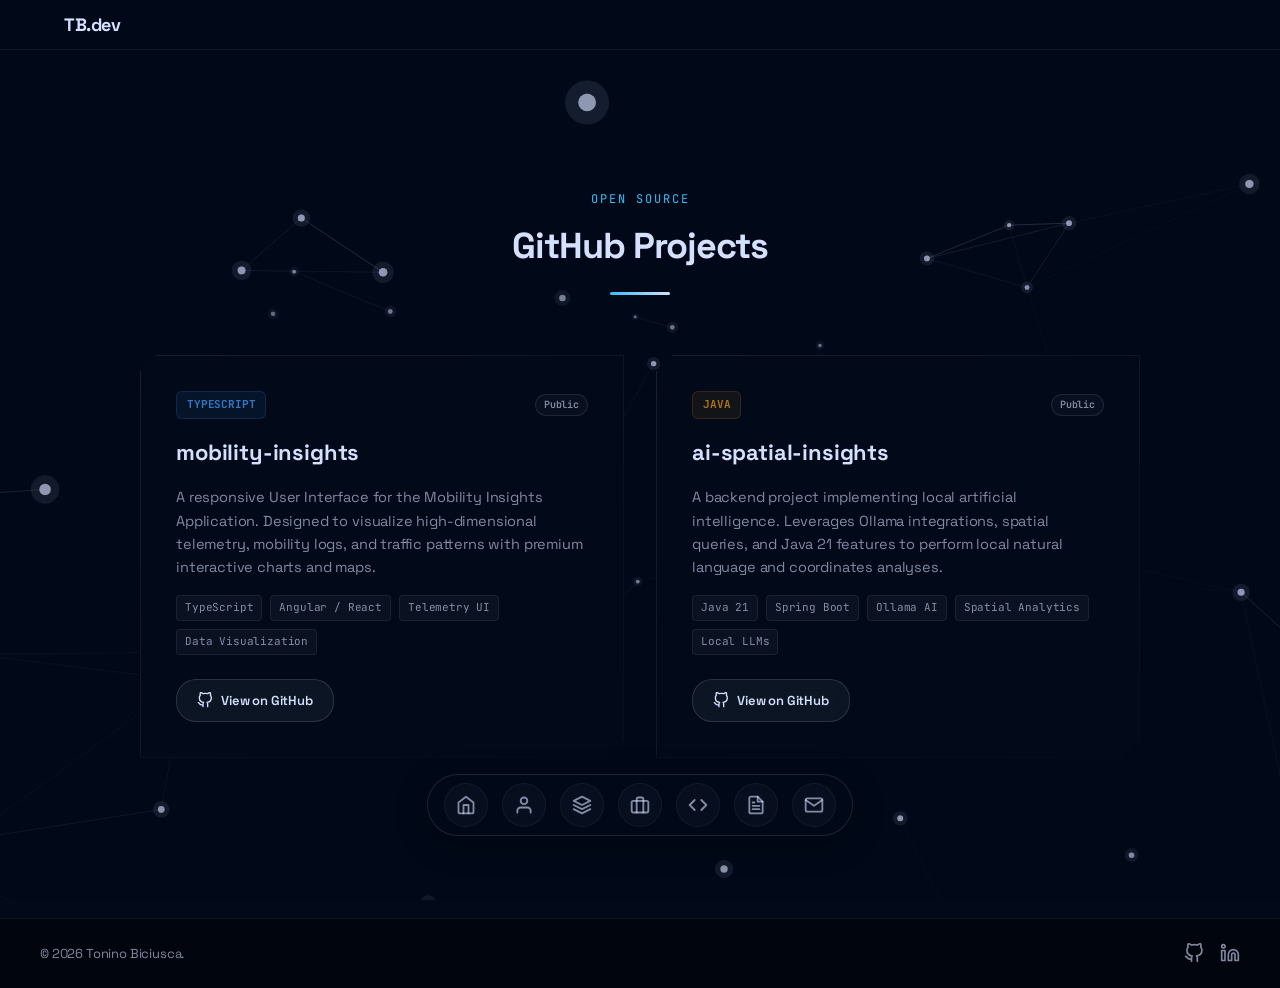
<file: portfolio.html>
<!DOCTYPE html>
<html lang="en">
<head>
    <meta charset="UTF-8">
    <meta name="viewport" content="width=device-width, initial-scale=1.0">
    <meta name="description" content="Tonino Biciusca - Senior IT Manager & Software Engineer Portfolio. Projects and code repositories.">
    <meta name="keywords" content="Tonino Biciusca, Softwer Developer, Software Developer, Software Engineer, Java Developer, Fullstack Developer, Team Lead, IT Manager, Timisoara, Timis, West Romania, Romania">
    <meta name="author" content="Tonino Biciusca">
    
    <!-- Open Graph / Facebook -->
    <meta property="og:type" content="website">
    <meta property="og:url" content="https://toninobiciusca.github.io/portfolio.html">
    <meta property="og:title" content="Tonino Biciusca | Projects & Portfolio">
    <meta property="og:description" content="Open source projects and development codebases built by Tonino Biciusca.">
    <meta property="og:image" content="https://toninobiciusca.github.io/assets/images/profile.jpg">

    <!-- Twitter -->
    <meta property="twitter:card" content="summary_large_image">
    <meta property="twitter:url" content="https://toninobiciusca.github.io/portfolio.html">
    <meta property="twitter:title" content="Tonino Biciusca | Projects & Portfolio">
    <meta property="twitter:description" content="Open source projects and development codebases built by Tonino Biciusca.">
    <meta property="twitter:image" content="https://toninobiciusca.github.io/assets/images/profile.jpg">

    <title>Tonino Biciusca | Projects & Portfolio</title>
    
    <!-- Google Fonts -->
    <link rel="preconnect" href="https://fonts.googleapis.com">
    <link rel="preconnect" href="https://fonts.gstatic.com" crossorigin>
    <link href="https://fonts.googleapis.com/css2?family=Space+Grotesk:wght@300;400;500;600;700&family=Plus+Jakarta+Sans:wght@300;400;500;600;700;800&family=JetBrains+Mono:wght@400;500;700&display=swap" rel="stylesheet">
    
    <!-- Custom Style Sheet -->
    <link rel="stylesheet" href="assets/css/style.css">
</head>
<body>

    <!-- SYSTEM FAST PRELOADER -->
    <div id="loader-wrapper" class="loader-wrapper">
        <div class="loader-content">
            <div class="loader-square-container">
                <div class="loader-square"></div>
            </div>
            <div class="loader-progress" id="loader-percent">0%</div>
        </div>
    </div>

    <!-- INTERACTIVE NEURAL NETWORK BACKGROUND -->
    <canvas id="fluid-bg-canvas"></canvas>

    <!-- TOP STATUS HEADER -->
    <header class="top-status-header">
        <div class="header-container">
            <a href="index.html" class="header-logo">
                <span class="logo-accent">TB</span>.dev
            </a>
        </div>
    </header>

    <!-- FLOATING BOTTOM HUD DOCK NAVIGATION -->
    <nav class="hud-dock-wrapper" aria-label="HUD Dock Navigation">
        <div class="hud-dock-capsule" role="tablist">
            <!-- Home Node -->
            <a href="index.html#hero" class="dock-item" aria-label="Home">
                <svg viewBox="0 0 24 24" width="20" height="20" stroke="currentColor" stroke-width="2.2" fill="none" stroke-linecap="round" stroke-linejoin="round"><path d="M3 9l9-7 9 7v11a2 2 0 0 1-2 2H5a2 2 0 0 1-2-2z"/><polyline points="9 22 9 12 15 12 15 22"/></svg>
                <span class="dock-tooltip">Home</span>
                <span class="active-dot"></span>
            </a>

            <!-- About Me Node -->
            <a href="index.html#about" class="dock-item" aria-label="About Me">
                <svg viewBox="0 0 24 24" width="20" height="20" stroke="currentColor" stroke-width="2.2" fill="none" stroke-linecap="round" stroke-linejoin="round"><path d="M20 21v-2a4 4 0 0 0-4-4H8a4 4 0 0 0-4 4v2"/><circle cx="12" cy="7" r="4"/></svg>
                <span class="dock-tooltip">About</span>
                <span class="active-dot"></span>
            </a>
            
            <!-- Expertise Node -->
            <a href="index.html#expertise" class="dock-item" aria-label="Expertise">
                <svg viewBox="0 0 24 24" width="20" height="20" stroke="currentColor" stroke-width="2.2" fill="none" stroke-linecap="round" stroke-linejoin="round"><polygon points="12 2 2 7 12 12 22 7 12 2"/><polyline points="2 17 12 22 22 17"/><polyline points="2 12 12 17 22 12"/></svg>
                <span class="dock-tooltip">Expertise</span>
                <span class="active-dot"></span>
            </a>
            
            <!-- Experience Node -->
            <a href="index.html#experience" class="dock-item" aria-label="Experience">
                <svg viewBox="0 0 24 24" width="20" height="20" stroke="currentColor" stroke-width="2.2" fill="none" stroke-linecap="round" stroke-linejoin="round"><rect x="2" y="7" width="20" height="14" rx="2" ry="2"/><path d="M16 21V5a2 2 0 0 0-2-2h-4a2 2 0 0 0-2 2v16"/></svg>
                <span class="dock-tooltip">Experience</span>
                <span class="active-dot"></span>
            </a>
            
            <!-- Skills Node -->
            <a href="index.html#skills" class="dock-item" aria-label="Skills">
                <svg viewBox="0 0 24 24" width="20" height="20" stroke="currentColor" stroke-width="2.2" fill="none" stroke-linecap="round" stroke-linejoin="round"><polyline points="16 18 22 12 16 6"/><polyline points="8 6 2 12 8 18"/></svg>
                <span class="dock-tooltip">Skills</span>
                <span class="active-dot"></span>
            </a>
            
            <!-- Publications Node -->
            <a href="index.html#publications" class="dock-item" aria-label="Publications">
                <svg viewBox="0 0 24 24" width="20" height="20" stroke="currentColor" stroke-width="2.2" fill="none" stroke-linecap="round" stroke-linejoin="round"><path d="M14 2H6a2 2 0 0 0-2 2v16a2 2 0 0 0 2 2h12a2 2 0 0 0 2-2V8z"/><polyline points="14 2 14 8 20 8"/><line x1="16" y1="13" x2="8" y2="13"/><line x1="16" y1="17" x2="8" y2="17"/><polyline points="10 9 9 9 8 9"/></svg>
                <span class="dock-tooltip">Publications</span>
                <span class="active-dot"></span>
            </a>
            
            <!-- Contact Node -->
            <a href="index.html#contact" class="dock-item" aria-label="Connect">
                <svg viewBox="0 0 24 24" width="20" height="20" stroke="currentColor" stroke-width="2.2" fill="none" stroke-linecap="round" stroke-linejoin="round"><path d="M4 4h16c1.1 0 2 .9 2 2v12c0 1.1-.9 2-2 2H4c-1.1 0-2-.9-2-2V6c0-1.1.9-2 2-2z"/><polyline points="22,6 12,13 2,6"/></svg>
                <span class="dock-tooltip">Connect</span>
                <span class="active-dot"></span>
            </a>
        </div>
    </nav>

    <!-- MAIN WRAPPER FOR SCROLL CONTENT -->
    <main class="content-wrapper">
        <section class="portfolio-hero-section">
            <div class="section-container">
                <div class="section-title reveal-on-scroll">
                    <span class="sub-title">Open Source</span>
                    <h3>GitHub Projects</h3>
                    <div class="title-underline"></div>
                </div>

                <div class="portfolio-grid">
                    
                    <!-- Project 1: mobility-insights -->
                    <div class="portfolio-card glass-card reveal-on-scroll">
                        <div class="portfolio-card-header">
                            <span class="project-lang ts-theme">TypeScript</span>
                            <span class="project-status">Public</span>
                        </div>
                        <h4>mobility-insights</h4>
                        <p class="project-desc">
                            A responsive User Interface for the Mobility Insights Application. Designed to visualize high-dimensional telemetry, mobility logs, and traffic patterns with premium interactive charts and maps.
                        </p>
                        <div class="project-tags">
                            <span>TypeScript</span>
                            <span>Angular / React</span>
                            <span>Telemetry UI</span>
                            <span>Data Visualization</span>
                        </div>
                        <a href="https://github.com/toninobiciusca/mobility-insights" target="_blank" rel="noopener" class="project-btn btn-secondary">
                            <svg viewBox="0 0 24 24" width="16" height="16" stroke="currentColor" stroke-width="2" fill="none" stroke-linecap="round" stroke-linejoin="round"><path d="M9 19c-5 1.5-5-2.5-7-3m14 6v-3.87a3.37 3.37 0 0 0-.94-2.61c3.14-.35 6.44-1.54 6.44-7A5.44 5.44 0 0 0 20 4.77 5.07 5.07 0 0 0 19.91 1S18.73.65 16 2.48a13.38 13.38 0 0 0-7 0C6.27.65 5.09 1 5.09 1A5.07 5.07 0 0 0 5 4.77a5.44 5.44 0 0 0-1.5 3.78c0 5.42 3.3 6.61 6.44 7A3.37 3.37 0 0 0 9 18.13V22"/></svg>
                            View on GitHub
                        </a>
                    </div>

                    <!-- Project 2: ai-spatial-insights -->
                    <div class="portfolio-card glass-card reveal-on-scroll">
                        <div class="portfolio-card-header">
                            <span class="project-lang java-theme">Java</span>
                            <span class="project-status">Public</span>
                        </div>
                        <h4>ai-spatial-insights</h4>
                        <p class="project-desc">
                            A backend project implementing local artificial intelligence. Leverages Ollama integrations, spatial queries, and Java 21 features to perform local natural language and coordinates analyses.
                        </p>
                        <div class="project-tags">
                            <span>Java 21</span>
                            <span>Spring Boot</span>
                            <span>Ollama AI</span>
                            <span>Spatial Analytics</span>
                            <span>Local LLMs</span>
                        </div>
                        <a href="https://github.com/toninobiciusca/ai-spatial-insights" target="_blank" rel="noopener" class="project-btn btn-secondary">
                            <svg viewBox="0 0 24 24" width="16" height="16" stroke="currentColor" stroke-width="2" fill="none" stroke-linecap="round" stroke-linejoin="round"><path d="M9 19c-5 1.5-5-2.5-7-3m14 6v-3.87a3.37 3.37 0 0 0-.94-2.61c3.14-.35 6.44-1.54 6.44-7A5.44 5.44 0 0 0 20 4.77 5.07 5.07 0 0 0 19.91 1S18.73.65 16 2.48a13.38 13.38 0 0 0-7 0C6.27.65 5.09 1 5.09 1A5.07 5.07 0 0 0 5 4.77a5.44 5.44 0 0 0-1.5 3.78c0 5.42 3.3 6.61 6.44 7A3.37 3.37 0 0 0 9 18.13V22"/></svg>
                            View on GitHub
                        </a>
                    </div>
                </div>
            </div>
        </section>

        <!-- FOOTER -->
        <footer class="main-footer">
            <div class="footer-container">
                <p>&copy; 2026 Tonino Biciusca.</p>
                <div class="footer-links">
                    <a href="https://github.com/toninobiciusca" target="_blank" rel="noopener" aria-label="GitHub">
                    <svg viewBox="0 0 24 24" width="20" height="20" stroke="currentColor" stroke-width="2" fill="none" stroke-linecap="round" stroke-linejoin="round" class="footer-icon-svg"><path d="M9 19c-5 1.5-5-2.5-7-3m14 6v-3.87a3.37 3.37 0 0 0-.94-2.61c3.14-.35 6.44-1.54 6.44-7A5.44 5.44 0 0 0 20 4.77 5.07 5.07 0 0 0 19.91 1S18.73.65 16 2.48a13.38 13.38 0 0 0-7 0C6.27.65 5.09 1 5.09 1A5.07 5.07 0 0 0 5 4.77a5.44 5.44 0 0 0-1.5 3.78c0 5.42 3.3 6.61 6.44 7A3.37 3.37 0 0 0 9 18.13V22"/></svg>
                </a>
                <a href="https://linkedin.com/in/toninobiciusca" target="_blank" rel="noopener" aria-label="LinkedIn">
                    <svg viewBox="0 0 24 24" width="20" height="20" stroke="currentColor" stroke-width="2" fill="none" stroke-linecap="round" stroke-linejoin="round" class="footer-icon-svg"><path d="M16 8a6 6 0 0 1 6 6v7h-4v-7a2 2 0 0 0-2-2 2 2 0 0 0-2 2v7h-4v-7a6 6 0 0 1 6-6z"/><rect x="2" y="9" width="4" height="12"/><circle cx="4" cy="4" r="2"/></svg>
                </a>
                </div>
            </div>
        </footer>
    </main>

    <!-- Scripts -->
    <script src="assets/js/neural-background.js"></script>
    <script src="assets/js/app.js"></script>
</body>
</html>
</file>
<file: assets/css/style.css>
/* --- Custom Variables & Tokens --- */
:root {
    --bg-main: #020a19;         /* Hubtown Signature Deep Navy-Black */
    --bg-darker: #01050d;       /* Extra deep navy for footer/scrollbars */
    --bg-panel: rgba(213, 224, 255, 0.04); /* Semi-transparent ice-blue frost */
    --bg-panel-solid: #020a19;
    --border-color: rgba(213, 224, 255, 0.1);
    --border-glow: rgba(213, 224, 255, 0.2);
    
    /* Brand Accents (Hubtown Ice Blue & Glowing Highlights) */
    --primary-accent: #d5e0ff;  /* Ice Blue Primary Highlight */
    --purple-accent: #c084fc;   /* Cyber Purple (Soft dark mode match) */
    --cyan-accent: #38bdf8;     /* Soft Cyan */
    --gold-accent: #fbbf24;     /* Amber Gold */
    --green-accent: #34d399;    /* Neon Green */
    --red-accent: #f87171;      /* Red */
    
    /* Text Colors (High contrast on dark navy) */
    --text-main: #d5e0ff;       /* Ice Blue primary text */
    --text-muted: rgba(213, 224, 255, 0.6); /* Translucent ice-blue */
    --text-dark: #020a19;       /* Dark text for inverse labels */
    
    /* Glassmorphism & Beveled Boxes */
    --glass-bg: rgba(2, 10, 25, 1.0);      /* Less transparent, darker navy blend for better readability */
    --glass-border: rgba(213, 224, 255, 0.1); /* Thinner, softer border lines */
    --glass-shadow: rgba(0, 0, 0, 0.25);
    --box-shadow-glass: 0 8px 32px rgba(0, 0, 0, 0.25);
    --glow-shadow-indigo: 0 4px 20px rgba(213, 224, 255, 0.08);
    --glow-shadow-cyan: 0 4px 20px rgba(56, 189, 248, 0.08);
    
    /* Transitions */
    --transition-fast: 0.2s ease;
    --transition-normal: 0.5s cubic-bezier(0.16, 1, 0.3, 1);
}

/* --- Base Rules & Resets --- */
* {
    box-sizing: border-box;
    margin: 0;
    padding: 0;
}

html {
    scroll-behavior: smooth;
    scroll-padding-top: 60px; /* Offset for thin top status header */
}

body {
    background-color: var(--bg-main);
    color: var(--text-main);
    font-family: 'Space Grotesk', -apple-system, BlinkMacSystemFont, "Segoe UI", "Inter", sans-serif;
    line-height: 1.62;
    letter-spacing: -0.01em;
    -webkit-font-smoothing: antialiased;
    -moz-osx-font-smoothing: grayscale;
    overflow-x: hidden;
}

/* Custom Scrollbars */
::-webkit-scrollbar {
    width: 10px;
    height: 10px;
}
::-webkit-scrollbar-track {
    background: var(--bg-main);
}
::-webkit-scrollbar-thumb {
    background: rgba(213, 224, 255, 0.12);
    border-radius: 6px;
    border: 2px solid var(--bg-main);
}
::-webkit-scrollbar-thumb:hover {
    background: var(--primary-accent);
}

/* --- Full-Screen Background Canvas --- */
#fluid-bg-canvas {
    position: fixed;
    top: 0;
    left: 0;
    width: 100vw;
    height: 100vh;
    z-index: -1;
    pointer-events: auto; /* Allow mouse interaction */
    background-color: var(--bg-main);
}

/* --- Typography & Header --- */
h1, h2, h3, h4, h5 {
    font-family: 'Space Grotesk', sans-serif;
    color: var(--text-main);
    font-weight: 700;
}

p {
    color: var(--text-muted);
}

/* --- Top Status Header Bar --- */
.top-status-header {
    position: fixed;
    top: 0;
    left: 0;
    width: 100%;
    height: 50px;
    background: rgba(2, 10, 25, 0.75);
    backdrop-filter: blur(20px);
    -webkit-backdrop-filter: blur(20px);
    border-bottom: 1px solid rgba(213, 224, 255, 0.08);
    z-index: 1000;
}

.header-container {
    max-width: 1200px;
    height: 100%;
    margin: 0 auto;
    padding: 0 24px;
    display: flex;
    justify-content: space-between;
    align-items: center;
}

.header-logo {
    font-family: 'Space Grotesk', sans-serif;
    font-size: 18px;
    font-weight: 700;
    color: var(--text-main);
    text-decoration: none;
    letter-spacing: -0.5px;
}
.logo-accent {
    color: var(--primary-accent);
}

.header-controls {
    display: flex;
    align-items: center;
    gap: 12px;
}
.sound-toggle-btn {
    background: rgba(255, 255, 255, 0.03);
    border: 1px solid rgba(255, 255, 255, 0.08);
    width: 32px;
    height: 32px;
    border-radius: 50%;
    display: flex;
    align-items: center;
    justify-content: center;
    color: var(--text-muted);
    cursor: pointer;
    transition: all 0.25s cubic-bezier(0.16, 1, 0.3, 1);
    outline: none;
    padding: 0;
}
.sound-toggle-btn:hover {
    background: rgba(14, 165, 233, 0.1);
    border-color: var(--cyan-accent);
    color: var(--cyan-accent);
    box-shadow: 0 0 10px rgba(14, 165, 233, 0.2);
    transform: scale(1.08);
}

.system-status {
    display: flex;
    align-items: center;
    gap: 12px;
    font-family: inherit;
    font-size: 11px;
    color: var(--text-muted);
}
.system-status .status-lbl {
    font-weight: 500;
}
.system-status .status-divider {
    opacity: 0.2;
}

.status-indicator {
    display: inline-block;
    width: 6px;
    height: 6px;
    border-radius: 50%;
    background-color: var(--cyan-accent);
    animation: statusPulse 1.5s infinite;
}

@keyframes statusPulse {
    0% { box-shadow: 0 0 0 0 rgba(56, 189, 248, 0.7); }
    70% { box-shadow: 0 0 0 6px rgba(56, 189, 248, 0); }
    100% { box-shadow: 0 0 0 0 rgba(56, 189, 248, 0); }
}

/* --- Floating Bottom HUD Dock Navigation --- */
.hud-dock-wrapper {
    position: fixed;
    bottom: 64px; /* Positioned above the desktop footer */
    left: 50%;
    transform: translateX(-50%);
    z-index: 2000;
    pointer-events: none; /* Let clicks pass to canvas if between items */
    width: auto;
}

.hud-dock-capsule {
    pointer-events: auto; /* Re-enable pointer events for items */
    display: flex;
    align-items: center;
    gap: 14px;
    background: rgba(2, 10, 25, 0.75);
    border: 1px solid rgba(213, 224, 255, 0.12);
    backdrop-filter: blur(20px);
    -webkit-backdrop-filter: blur(20px);
    border-radius: 40px;
    padding: 8px 16px;
    box-shadow: 0 8px 30px rgba(0, 0, 0, 0.4);
    transition: var(--transition-normal);
}

.dock-item {
    position: relative;
    width: 44px;
    height: 44px;
    border-radius: 50%;
    display: flex;
    align-items: center;
    justify-content: center;
    color: var(--text-muted);
    text-decoration: none;
    transition: transform var(--transition-normal), background var(--transition-fast), color var(--transition-fast);
    background: rgba(213, 224, 255, 0.03);
    border: 1px solid rgba(213, 224, 255, 0.05);
}

/* Hover Zoom Magnification Effect */
.dock-item:hover {
    transform: scale(1.22) translateY(-6px);
    background: rgba(213, 224, 255, 0.12);
    color: var(--primary-accent);
    border-color: rgba(213, 224, 255, 0.3);
}

/* Active Highlight state */
.dock-item.active {
    color: var(--primary-accent);
    background: rgba(213, 224, 255, 0.15);
    border-color: var(--primary-accent);
    box-shadow: 0 4px 12px rgba(213, 224, 255, 0.25);
}

/* Underdot indicator */
.active-dot {
    position: absolute;
    bottom: 4px;
    left: 50%;
    transform: translateX(-50%);
    width: 4px;
    height: 4px;
    border-radius: 50%;
    background-color: var(--primary-accent);
    opacity: 0;
    transition: opacity 0.3s ease;
}
.dock-item.active .active-dot {
    opacity: 1;
    box-shadow: 0 0 6px var(--primary-accent);
}

/* Hover Tooltip Overlay */
.dock-tooltip {
    position: absolute;
    bottom: 58px;
    left: 50%;
    transform: translateX(-50%) translateY(8px);
    background: rgba(2, 10, 25, 0.95);
    border: 1px solid var(--border-color);
    color: var(--text-main);
    font-size: 11px;
    font-weight: 600;
    padding: 4px 10px;
    border-radius: 6px;
    pointer-events: none;
    opacity: 0;
    transition: opacity 0.2s ease, transform 0.2s ease;
    white-space: nowrap;
    font-family: 'Space Grotesk', sans-serif;
    box-shadow: 0 4px 10px rgba(0, 0, 0, 0.4);
}
.dock-item:hover .dock-tooltip {
    opacity: 1;
    transform: translateX(-50%) translateY(0);
}

/* --- Layout Wrappers & Scroll Spacer --- */
.scroll-container {
    height: 1200vh; /* Slower transitions: 1200vh height */
    width: 100%;
    pointer-events: none;
    position: absolute;
    top: 0;
    left: 0;
    z-index: 1;
}

.scroll-container ~ .content-wrapper {
    position: fixed;
    top: 0;
    left: 0;
    width: 100vw;
    height: 100vh;
    overflow: hidden;
    z-index: 10;
    perspective: 1200px;
    transform-style: preserve-3d;
    pointer-events: none;
}

.scroll-container ~ .content-wrapper section {
    position: absolute;
    top: 0;
    left: 0;
    width: 100%;
    height: 100vh;
    display: flex;
    align-items: center;
    justify-content: center;
    margin: 0;
    padding: 0;
    opacity: 0;
    visibility: hidden;
    pointer-events: none;
    transform: translate3d(0, 0, -1200px);
    will-change: transform, opacity;
    overflow-x: hidden;
    overflow-y: auto;
    -webkit-overflow-scrolling: touch;
}

.scroll-container ~ .content-wrapper section.active-section {
    visibility: visible;
    pointer-events: auto;
}

/* Responsive Mobile & Tablet Fallbacks: Disable fixed 3D layout stack */
@media (max-width: 1024px) {
    .scroll-container {
        display: none !important;
        height: 0 !important;
    }

    .scroll-container ~ .content-wrapper {
        position: relative !important;
        width: 100% !important;
        height: auto !important;
        overflow: visible !important;
        perspective: none !important;
        transform-style: flat !important;
        pointer-events: auto !important;
    }

    .scroll-container ~ .content-wrapper section {
        position: relative !important;
        top: auto !important;
        left: auto !important;
        width: 100% !important;
        height: auto !important;
        min-height: 100vh !important;
        opacity: 1 !important;
        visibility: visible !important;
        pointer-events: auto !important;
        transform: none !important;
        display: flex !important;
        align-items: center !important;
        justify-content: center !important;
        overflow: visible !important;
        padding: 60px 0 !important;
    }
}

/* Base styles for scrollable/static normal wrappers (used in portfolio.html) */
.content-wrapper {
    position: relative;
    z-index: 10;
    width: 100%;
}

.section-container {
    max-width: 1200px;
    margin: 0 auto;
    padding: 80px 24px;
    width: 100%;
}

/* Section Header Titles */
.section-title {
    margin-bottom: 60px;
    text-align: center;
}
.section-title .sub-title {
    font-family: 'JetBrains Mono', monospace;
    font-size: 12px;
    color: var(--cyan-accent);
    text-transform: uppercase;
    letter-spacing: 2px;
    display: block;
    margin-bottom: 8px;
}
.section-title h3 {
    font-size: 36px;
    letter-spacing: -1px;
    font-weight: 800;
}
.title-underline {
    width: 60px;
    height: 3px;
    background: linear-gradient(90deg, var(--cyan-accent), var(--primary-accent));
    margin: 16px auto 0 auto;
    border-radius: 2px;
}

/* Glassmorphism Card Base with Custom 45-degree Beveled Corners */
.glass-card {
    background: var(--glass-bg);
    backdrop-filter: blur(50px);
    -webkit-backdrop-filter: blur(50px);
    clip-path: polygon(16px 0, 100% 0, 100% calc(100% - 16px), calc(100% - 16px) 100%, 0 100%, 0 16px);
    border: none;
    box-shadow: var(--box-shadow-glass);
    transition: var(--transition-normal);
    position: relative;
}

.glass-card::before {
    content: '';
    position: absolute;
    top: 0; left: 0; right: 0; bottom: 0;
    background: linear-gradient(135deg, var(--glass-border), rgba(213, 224, 255, 0.02));
    clip-path: polygon(16px 0, 100% 0, 100% calc(100% - 16px), calc(100% - 16px) 100%, 0 100%, 0 16px);
    padding: 1.2px; /* border thickness */
    -webkit-mask: linear-gradient(#fff 0 0) content-box, linear-gradient(#fff 0 0);
    -webkit-mask-composite: xor;
    mask-composite: exclude;
    pointer-events: none;
    z-index: 2;
}

/* Adjust bevel cut for smaller cards */
.skill-pill-card.glass-card {
    clip-path: polygon(8px 0, 100% 0, 100% calc(100% - 8px), calc(100% - 8px) 100%, 0 100%, 0 8px);
}
.skill-pill-card.glass-card::before {
    clip-path: polygon(8px 0, 100% 0, 100% calc(100% - 8px), calc(100% - 8px) 100%, 0 100%, 0 8px);
    padding: 1px;
}

/* --- Fast preloader inspired by Hubtown --- */
.loader-wrapper {
    position: fixed;
    top: 0;
    left: 0;
    width: 100vw;
    height: 100vh;
    background-color: #020a19;
    display: flex;
    justify-content: center;
    align-items: center;
    z-index: 9999;
    transition: opacity 0.35s cubic-bezier(0.16, 1, 0.3, 1), visibility 0.35s cubic-bezier(0.16, 1, 0.3, 1);
}

.loader-content {
    display: flex;
    flex-direction: column;
    align-items: center;
    gap: 16px;
    position: relative;
}

.loader-square-container {
    position: relative;
    width: 40px;
    height: 40px;
    display: flex;
    justify-content: center;
    align-items: center;
}

.loader-square {
    width: 12px;
    height: 12px;
    background-color: #d5e0ff;
    animation: pulseSquare 1.2s infinite ease-in-out;
}

.loader-progress {
    font-family: 'JetBrains Mono', monospace;
    font-size: 13px;
    font-weight: 700;
    color: #d5e0ff;
    letter-spacing: 0.5px;
    min-width: 45px;
    text-align: center;
}

@keyframes pulseSquare {
    0% { transform: scale(1); opacity: 0.4; }
    50% { transform: scale(1.6); opacity: 1; box-shadow: 0 0 15px rgba(213, 224, 255, 0.6); }
    100% { transform: scale(1); opacity: 0.4; }
}

.loader-wrapper.fade-out {
    opacity: 0;
    visibility: hidden;
    pointer-events: none;
}

/* --- Section 1: Hero (Minimalist Executive Console Layout) --- */
.hero-section {
    min-height: 100vh;
    display: flex;
    align-items: center;
    padding-top: 110px;
    padding-bottom: 80px;
}

.hero-container {
    max-width: 900px; /* More centered and compact */
    margin: 0 auto;
    padding: 0 24px;
    width: 100%;
}

.hero-console-card {
    padding: 56px 48px;
    text-align: center;
    background: rgba(213, 224, 255, 0.02); /* Soft, glassy dark theme overlay */
    backdrop-filter: blur(20px);
    -webkit-backdrop-filter: blur(20px);
    clip-path: polygon(24px 0, 100% 0, 100% calc(100% - 24px), calc(100% - 24px) 100%, 0 100%, 0 24px);
    border: none;
    box-shadow: var(--box-shadow-glass);
    max-width: 820px;
    margin: 0 auto;
    position: relative;
}

.hero-console-card::before {
    content: '';
    position: absolute;
    top: 0; left: 0; right: 0; bottom: 0;
    background: linear-gradient(135deg, var(--glass-border), rgba(213, 224, 255, 0.02));
    clip-path: polygon(24px 0, 100% 0, 100% calc(100% - 24px), calc(100% - 24px) 100%, 0 100%, 0 24px);
    padding: 1px;
    -webkit-mask: linear-gradient(#fff 0 0) content-box, linear-gradient(#fff 0 0);
    -webkit-mask-composite: xor;
    mask-composite: exclude;
    pointer-events: none;
    z-index: 2;
}

.console-header {
    margin-bottom: 28px;
    display: flex;
    flex-direction: column;
    align-items: center;
    gap: 8px;
}

.console-badge {
    font-family: 'JetBrains Mono', monospace;
    font-size: 10px;
    font-weight: 700;
    color: var(--primary-accent);
    letter-spacing: 1.5px;
    background: rgba(213, 224, 255, 0.05);
    border: 1px solid rgba(213, 224, 255, 0.15);
    box-shadow: 0 4px 12px rgba(0, 0, 0, 0.2);
    backdrop-filter: blur(8px);
    -webkit-backdrop-filter: blur(8px);
    padding: 4px 12px;
    border-radius: 12px;
    text-transform: uppercase;
}

.console-name {
    font-size: 56px;
    font-weight: 800;
    line-height: 1.1;
    letter-spacing: -0.02em;
    color: var(--text-main);
    background: linear-gradient(180deg, #ffffff 0%, #d5e0ff 100%);
    -webkit-background-clip: text;
    -webkit-text-fill-color: transparent;
}

.console-tagline {
    font-size: 20px;
    font-weight: 500;
    color: var(--text-muted);
    display: inline-flex;
    flex-wrap: wrap;
    justify-content: center;
    align-items: center;
    gap: 6px;
    min-height: 32px;
    width: 100%;
}

/* Specs telemetry row */
.console-specs-row {
    display: flex;
    justify-content: center;
    align-items: center;
    flex-wrap: wrap;
    gap: 12px 16px;
    margin-top: 12px;
    margin-bottom: 36px;
    padding: 0;
    background: none;
    border: none;
    border-radius: 0;
}

.spec-item {
    font-family: 'JetBrains Mono', monospace;
    font-size: 11px;
    font-weight: 500;
    color: var(--text-muted);
    letter-spacing: 0.5px;
    text-transform: uppercase;
    display: inline-flex;
    align-items: center;
    gap: 4px;
}

.spec-val {
    color: var(--primary-accent);
    font-weight: 700;
}

.spec-divider {
    color: var(--text-muted);
    opacity: 0.35;
    font-size: 11px;
    font-family: 'JetBrains Mono', monospace;
}

.console-bio {
    max-width: 760px;
    margin: 0 auto 36px auto;
}

.console-bio p {
    font-size: 15.5px;
    line-height: 1.68;
    color: var(--text-muted);
}

.console-actions {
    display: flex;
    justify-content: center;
    gap: 16px;
}

.btn {
    font-family: 'Space Grotesk', sans-serif;
    font-size: 15px;
    font-weight: 600;
    padding: 12px 28px;
    border-radius: 30px;
    text-decoration: none;
    cursor: pointer;
    transition: var(--transition-fast);
}
.btn-primary {
    background: var(--primary-accent);
    color: var(--text-dark);
    border: 1px solid var(--primary-accent);
}
.btn-primary:hover {
    background: #ffffff;
    border-color: #ffffff;
    box-shadow: 0 0 20px rgba(213, 224, 255, 0.4);
    transform: translateY(-2px);
}
.btn-secondary {
    background: rgba(213, 224, 255, 0.05);
    color: var(--text-main);
    border: 1px solid rgba(213, 224, 255, 0.15);
    backdrop-filter: blur(8px);
}
.btn-secondary:hover {
    background: rgba(213, 224, 255, 0.15);
    border-color: rgba(213, 224, 255, 0.3);
    transform: translateY(-2px);
}

/* --- Section 2: About Me (Premium Integrated Card Design) --- */
.about-premium-card {
    max-width: 1000px;
    margin: 0 auto;
    overflow: hidden;
}

.about-premium-content {
    display: grid;
    grid-template-columns: 380px 1fr;
    align-items: stretch;
}

.about-image-wrapper {
    position: relative;
    width: 100%;
    height: 100%;
    min-height: 480px;
    overflow: hidden;
}

.about-premium-img {
    width: 100%;
    height: 100%;
    object-fit: cover;
    display: block;
    transition: transform var(--transition-normal);
}

.about-premium-card:hover .about-premium-img {
    transform: scale(1.04);
}

.about-image-overlay {
    position: absolute;
    top: 0;
    left: 0;
    width: 100%;
    height: 100%;
    background: linear-gradient(90deg, rgba(2, 10, 25, 0) 0%, rgba(2, 10, 25, 0.45) 100%);
    pointer-events: none;
}

.canvas-hint {
    position: absolute;
    bottom: 12px;
    left: 50%;
    transform: translateX(-50%);
    background: rgba(2, 10, 25, 0.85);
    border: 1px solid var(--glass-border);
    color: var(--text-muted);
    font-family: 'JetBrains Mono', monospace;
    font-size: 9px;
    padding: 4px 10px;
    border-radius: 12px;
    white-space: nowrap;
    z-index: 2;
}

.about-text-wrapper {
    padding: 48px 56px;
    display: flex;
    flex-direction: column;
    justify-content: center;
}

.about-lead-text {
    font-size: 19px;
    font-weight: 600;
    line-height: 1.52;
    color: var(--text-main);
    margin-bottom: 20px;
}

.about-body-text {
    font-size: 15px;
    line-height: 1.68;
    color: var(--text-muted);
    margin-bottom: 32px;
}

.about-mini-pillars {
    display: grid;
    grid-template-columns: repeat(3, 1fr);
    gap: 24px;
    border-top: 1px solid rgba(0, 0, 0, 0.06);
    padding-top: 24px;
}

.mini-pillar {
    display: flex;
    flex-direction: column;
    gap: 6px;
}

.mini-pillar-title {
    font-family: 'JetBrains Mono', monospace;
    font-size: 12px;
    font-weight: 700;
    color: var(--primary-accent);
    text-transform: uppercase;
    letter-spacing: 0.5px;
}

.mini-pillar-desc {
    font-size: 12.5px;
    line-height: 1.48;
    color: var(--text-muted);
}

/* --- Section 3: Core Expertise --- */
.expertise-grid {
    display: grid;
    grid-template-columns: repeat(3, 1fr);
    gap: 24px;
}

.expertise-card {
    padding: 32px;
    display: flex;
    flex-direction: column;
}
.expertise-card:hover {
    transform: translateY(-8px);
}

.exp-icon-header {
    width: 60px;
    height: 60px;
    border-radius: 14px;
    display: flex;
    align-items: center;
    justify-content: center;
    margin-bottom: 24px;
}
.exp-icon-header.purple-theme {
    background: rgba(168, 85, 247, 0.1);
    border: 1px solid rgba(168, 85, 247, 0.2);
    color: var(--purple-accent);
}
.exp-icon-header.cyan-theme {
    background: rgba(14, 165, 233, 0.1);
    border: 1px solid rgba(14, 165, 233, 0.2);
    color: var(--cyan-accent);
}
.exp-icon-header.gold-theme {
    background: rgba(245, 158, 11, 0.1);
    border: 1px solid rgba(245, 158, 11, 0.2);
    color: var(--gold-accent);
}

.expertise-card.glass-card:hover {
    box-shadow: 0 12px 30px rgba(0,0,0,0.5);
}
.expertise-card:nth-child(1):hover { border-color: var(--purple-accent); }
.expertise-card:nth-child(2):hover { border-color: var(--cyan-accent); }
.expertise-card:nth-child(3):hover { border-color: var(--gold-accent); }

.expertise-card h4 {
    font-size: 20px;
    margin-bottom: 8px;
}
.exp-intro {
    font-size: 13px;
    color: var(--text-muted);
    margin-bottom: 20px;
}
.exp-details-list {
    list-style: none;
    font-size: 14px;
    line-height: 1.6;
}
.exp-details-list li {
    position: relative;
    padding-left: 18px;
    margin-bottom: 10px;
    color: var(--text-muted);
}
.exp-details-list li::before {
    content: '→';
    position: absolute;
    left: 0;
    color: var(--cyan-accent);
}

/* --- Section 4: Experience Console Tabs --- */
.experience-section {
    position: relative;
    padding: 80px 0;
    overflow: hidden;
}

.experience-console {
    display: flex;
    flex-direction: column;
    gap: 32px;
    max-width: 1040px;
    margin: 40px auto 0 auto;
    padding: 30px;
}

.job-tabs-sidebar {
    display: grid;
    grid-template-columns: repeat(4, 1fr);
    gap: 16px;
    width: 100%;
}

.job-tab-btn {
    display: flex;
    flex-direction: column;
    align-items: flex-start;
    padding: 16px 20px;
    background: rgba(213, 224, 255, 0.02);
    border: 1px solid rgba(213, 224, 255, 0.05);
    border-radius: 12px;
    color: var(--text-muted);
    cursor: pointer;
    text-align: left;
    transition: all 0.3s cubic-bezier(0.16, 1, 0.3, 1);
    position: relative;
    overflow: hidden;
}

.job-tab-btn:hover {
    background: rgba(213, 224, 255, 0.06);
    color: var(--text-main);
    border-color: rgba(213, 224, 255, 0.15);
}

.status-indicator {
    width: 6px;
    height: 6px;
    border-radius: 50%;
    background: rgba(255, 255, 255, 0.2);
    display: inline-block;
    margin-right: 8px;
    transition: all 0.3s ease;
}

/* Active tab style with specific colored glows */
.job-tab-btn.active {
    background: rgba(2, 10, 25, 0.6);
    color: var(--text-main);
    box-shadow: 0 4px 20px rgba(0, 0, 0, 0.2);
}

.job-tab-btn[data-tab="job-cognizant"].active {
    border-color: var(--purple-accent);
    box-shadow: 0 0 20px rgba(192, 132, 252, 0.15);
}
.job-tab-btn[data-tab="job-cognizant"].active .status-indicator {
    background: var(--purple-accent);
    box-shadow: 0 0 8px var(--purple-accent);
}

.job-tab-btn[data-tab="job-ntt"].active {
    border-color: var(--cyan-accent);
    box-shadow: 0 0 20px rgba(56, 189, 248, 0.15);
}
.job-tab-btn[data-tab="job-ntt"].active .status-indicator {
    background: var(--cyan-accent);
    box-shadow: 0 0 8px var(--cyan-accent);
}

.job-tab-btn[data-tab="job-bearingpoint"].active {
    border-color: var(--gold-accent);
    box-shadow: 0 0 20px rgba(251, 191, 36, 0.15);
}
.job-tab-btn[data-tab="job-bearingpoint"].active .status-indicator {
    background: var(--gold-accent);
    box-shadow: 0 0 8px var(--gold-accent);
}

.job-tab-btn[data-tab="job-academy"].active {
    border-color: var(--green-accent);
    box-shadow: 0 0 20px rgba(52, 211, 153, 0.15);
}
.job-tab-btn[data-tab="job-academy"].active .status-indicator {
    background: var(--green-accent);
    box-shadow: 0 0 8px var(--green-accent);
}

.tab-btn-header {
    display: flex;
    align-items: center;
    width: 100%;
    margin-bottom: 4px;
}

.tab-company {
    font-weight: 700;
    font-size: 14px;
    letter-spacing: -0.2px;
}

.tab-dates {
    font-family: 'JetBrains Mono', monospace;
    font-size: 11px;
    color: var(--text-muted);
    padding-left: 14px;
}

/* Viewport content details */
.job-details-viewport {
    min-height: 380px;
}

.job-details-panel {
    display: none;
    opacity: 0;
}

.job-details-panel.active {
    display: block;
    animation: panelFadeIn 0.5s cubic-bezier(0.16, 1, 0.3, 1) forwards;
}

@keyframes panelFadeIn {
    from {
        opacity: 0;
        transform: translateY(12px);
    }
    to {
        opacity: 1;
        transform: translateY(0);
    }
}

.job-header {
    margin-bottom: 20px;
    position: relative;
}

.job-header h4 {
    font-size: 22px;
    font-weight: 800;
    color: var(--text-main);
    margin-bottom: 6px;
    letter-spacing: -0.5px;
}

.job-company-row {
    font-family: 'JetBrains Mono', monospace;
    font-size: 14px;
    margin-bottom: 12px;
}

.company-tag {
    font-weight: 700;
    color: var(--cyan-accent);
}

.date-tag {
    color: var(--text-muted);
    margin-left: 8px;
}

.role-badges {
    display: flex;
    flex-wrap: wrap;
    gap: 8px;
    margin-bottom: 16px;
}

.role-badge {
    font-family: 'JetBrains Mono', monospace;
    font-size: 10px;
    font-weight: 700;
    padding: 3px 8px;
    border-radius: 4px;
}

.role-badge.leader {
    background: rgba(192, 132, 252, 0.1);
    border: 1px solid var(--purple-accent);
    color: var(--purple-accent);
}

.role-badge.technical {
    background: rgba(56, 189, 248, 0.1);
    border: 1px solid var(--cyan-accent);
    color: var(--cyan-accent);
}

.job-intro {
    font-size: 14.5px;
    font-style: italic;
    color: var(--text-muted);
    margin-bottom: 18px;
    line-height: 1.6;
}

.job-bullets {
    list-style: none;
    padding: 0;
    margin-bottom: 20px;
}

.job-bullets li {
    position: relative;
    padding-left: 20px;
    margin-bottom: 10px;
    font-size: 13.5px;
    line-height: 1.6;
    color: var(--text-muted);
}

.job-bullets li::before {
    content: '✦';
    position: absolute;
    left: 0;
    top: 2px;
    font-size: 11px;
    color: var(--cyan-accent);
    text-shadow: 0 0 6px var(--cyan-accent);
}

#job-cognizant .job-bullets li::before { color: var(--purple-accent); text-shadow: 0 0 6px var(--purple-accent); }
#job-ntt .job-bullets li::before { color: var(--cyan-accent); text-shadow: 0 0 6px var(--cyan-accent); }
#job-bearingpoint .job-bullets li::before { color: var(--gold-accent); text-shadow: 0 0 6px var(--gold-accent); }
#job-academy .job-bullets li::before { color: var(--green-accent); text-shadow: 0 0 6px var(--green-accent); }

.job-tech-tags {
    display: flex;
    flex-wrap: wrap;
    gap: 8px;
}

.job-tech-tags span {
    font-family: 'JetBrains Mono', monospace;
    font-size: 11px;
    background: rgba(213, 224, 255, 0.03);
    border: 1px solid rgba(213, 224, 255, 0.08);
    color: var(--text-muted);
    padding: 4px 8px;
    border-radius: 6px;
    transition: all 0.25s ease;
}

#job-cognizant .job-tech-tags span:hover { border-color: var(--purple-accent); color: var(--purple-accent); box-shadow: 0 0 8px rgba(192, 132, 252, 0.2); }
#job-ntt .job-tech-tags span:hover { border-color: var(--cyan-accent); color: var(--cyan-accent); box-shadow: 0 0 8px rgba(56, 189, 248, 0.2); }
#job-bearingpoint .job-tech-tags span:hover { border-color: var(--gold-accent); color: var(--gold-accent); box-shadow: 0 0 8px rgba(251, 191, 36, 0.2); }
#job-academy .job-tech-tags span:hover { border-color: var(--green-accent); color: var(--green-accent); box-shadow: 0 0 8px rgba(52, 211, 153, 0.2); }

/* --- Responsive Experience Console Tabs --- */
@media (max-width: 768px) {
    .experience-console {
        padding: 20px;
        gap: 24px;
    }
    
    .job-tabs-sidebar {
        grid-template-columns: repeat(2, 1fr) !important;
        gap: 10px !important;
    }
    
    .job-tab-btn {
        padding: 12px 14px !important;
    }
    
    .tab-company {
        font-size: 13px !important;
    }

    .tab-dates {
        font-size: 10px !important;
        padding-left: 14px !important;
        margin-top: 2px !important;
    }
    
    .job-details-viewport {
        min-height: auto;
    }
    
    .job-header h4 {
        font-size: 19px;
    }
}

/* --- Section 5: Publications --- */
.publications-grid {
    display: grid;
    grid-template-columns: repeat(2, 1fr);
    gap: 24px;
}

.pub-card {
    padding: 32px;
    display: flex;
    flex-direction: column;
}
.pub-card:hover {
    border-color: var(--primary-accent);
    background: rgba(213, 224, 255, 0.02);
}

.pub-card-header {
    display: flex;
    justify-content: space-between;
    font-family: 'JetBrains Mono', monospace;
    font-size: 11px;
    margin-bottom: 12px;
}
.pub-journal { color: var(--cyan-accent); }
.pub-year { color: var(--text-muted); }

.pub-card h4 {
    font-size: 18px;
    line-height: 1.4;
    margin-bottom: 12px;
    flex-grow: 0;
}
.pub-card p {
    font-size: 13px;
    line-height: 1.6;
    color: var(--text-muted);
    margin-bottom: 20px;
    flex-grow: 1;
}
.pub-link {
    display: inline-flex;
    align-items: center;
    gap: 6px;
    font-family: 'JetBrains Mono', monospace;
    font-size: 12px;
    color: var(--primary-accent);
    text-decoration: none;
    font-weight: 500;
}
.pub-link:hover {
    text-decoration: underline;
}

/* --- Section 6: Skills & Tech Stack Column Dashboard --- */
.skills-filter-wrapper {
    margin: -10px auto 32px auto;
    max-width: 500px;
    display: flex;
    justify-content: center;
}

.skills-search-box {
    position: relative;
    width: 100%;
    display: flex;
    align-items: center;
    background: rgba(2, 10, 25, 0.65);
    border: 1px solid rgba(255, 255, 255, 0.08);
    border-radius: 30px;
    padding: 4px 16px;
    backdrop-filter: blur(16px);
    -webkit-backdrop-filter: blur(16px);
    transition: all 0.3s cubic-bezier(0.16, 1, 0.3, 1);
}

.skills-search-box:focus-within {
    border-color: var(--cyan-accent);
    box-shadow: 0 0 20px rgba(14, 165, 233, 0.25), inset 0 0 10px rgba(14, 165, 233, 0.05);
}

.search-icon {
    color: rgba(255, 255, 255, 0.35);
    margin-right: 12px;
    pointer-events: none;
    flex-shrink: 0;
    transition: color 0.3s ease;
}

.skills-search-box:focus-within .search-icon {
    color: var(--cyan-accent);
}

.skills-search-box input {
    background: transparent;
    border: none;
    outline: none;
    width: 100%;
    color: var(--text-main);
    font-family: 'Outfit', sans-serif;
    font-size: 14px;
    padding: 10px 0;
}

.skills-search-box input::placeholder {
    color: rgba(255, 255, 255, 0.35);
}

#skills-clear-btn {
    background: transparent;
    border: none;
    outline: none;
    color: rgba(255, 255, 255, 0.4);
    cursor: pointer;
    display: none; /* dynamically shown in JS */
    align-items: center;
    justify-content: center;
    padding: 6px;
    border-radius: 50%;
    transition: all 0.2s ease;
    margin-left: 8px;
}

#skills-clear-btn:hover {
    color: var(--text-main);
    background: rgba(255, 255, 255, 0.1);
}

.skills-columns-grid {
    display: grid;
    grid-template-columns: repeat(4, 1fr);
    gap: 24px;
    max-width: 1140px;
    margin: 0 auto;
}

.skills-col-card {
    padding: 28px 24px;
    display: flex;
    flex-direction: column;
    background: rgba(2, 10, 25, 0.82); /* slightly thicker backdrop for better text contrast */
    border: 1px solid rgba(255, 255, 255, 0.08);
    border-radius: 16px;
    height: 100%;
    position: relative;
    overflow: hidden;
    background-image: radial-gradient(rgba(255, 255, 255, 0.04) 1px, transparent 1px);
    background-size: 16px 16px;
    transition: transform 0.4s cubic-bezier(0.16, 1, 0.3, 1), border-color 0.4s ease, box-shadow 0.4s ease;
}

/* cyber-tech corner brackets decoration */
.skills-col-card::before {
    content: '';
    position: absolute;
    top: 0;
    left: 0;
    width: 10px;
    height: 10px;
    border-top: 2px solid var(--accent-color);
    border-left: 2px solid var(--accent-color);
    pointer-events: none;
    opacity: 0.5;
    transition: opacity 0.3s ease, width 0.3s ease, height 0.3s ease;
}

.skills-col-card::after {
    content: '';
    position: absolute;
    bottom: 0;
    right: 0;
    width: 10px;
    height: 10px;
    border-bottom: 2px solid var(--accent-color);
    border-right: 2px solid var(--accent-color);
    pointer-events: none;
    opacity: 0.5;
    transition: opacity 0.3s ease, width 0.3s ease, height 0.3s ease;
}

.skills-col-card:hover::before,
.skills-col-card:hover::after {
    opacity: 1;
    width: 14px;
    height: 14px;
}

/* Badge search filter animation states */
.skill-badge {
    transition: all 0.25s cubic-bezier(0.16, 1, 0.3, 1);
}

.skill-badge.dimmed {
    opacity: 0.12;
    transform: scale(0.92);
    filter: blur(0.6px);
    pointer-events: none;
}

.skill-badge.highlighted {
    opacity: 1;
    transform: scale(1.06);
    border-color: var(--cyan-accent) !important;
    color: #ffffff !important;
    background: rgba(14, 165, 233, 0.12) !important;
    box-shadow: 0 0 12px rgba(14, 165, 233, 0.35);
}

/* Specific glows and transformations on hover for each category card */
.skills-columns-grid > div:nth-child(1):hover {
    border-color: var(--purple-accent);
    transform: translateY(-6px);
    box-shadow: 0 15px 35px rgba(0, 0, 0, 0.6), 0 0 25px rgba(168, 85, 247, 0.12);
}
.skills-columns-grid > div:nth-child(2):hover {
    border-color: var(--cyan-accent);
    transform: translateY(-6px);
    box-shadow: 0 15px 35px rgba(0, 0, 0, 0.6), 0 0 25px rgba(14, 165, 233, 0.12);
}
.skills-columns-grid > div:nth-child(3):hover {
    border-color: var(--gold-accent);
    transform: translateY(-6px);
    box-shadow: 0 15px 35px rgba(0, 0, 0, 0.6), 0 0 25px rgba(234, 179, 8, 0.12);
}
.skills-columns-grid > div:nth-child(4):hover {
    border-color: var(--green-accent);
    transform: translateY(-6px);
    box-shadow: 0 15px 35px rgba(0, 0, 0, 0.6), 0 0 25px rgba(16, 185, 129, 0.12);
}

.skills-col-header {
    display: flex;
    align-items: center;
    gap: 14px;
    margin-bottom: 24px;
    border-bottom: 1px solid rgba(255, 255, 255, 0.06);
    padding-bottom: 14px;
}

.skills-col-header h4 {
    font-size: 16px;
    font-weight: 700;
    color: var(--text-main);
    letter-spacing: -0.3px;
}

.col-icon {
    display: flex;
    align-items: center;
    justify-content: center;
    width: 36px;
    height: 36px;
    border-radius: 8px;
    transition: transform 0.3s ease;
}

.skills-col-card:hover .col-icon {
    transform: scale(1.1);
}

.col-icon.purple-theme {
    background: rgba(168, 85, 247, 0.1);
    color: var(--purple-accent);
    border: 1px solid rgba(168, 85, 247, 0.15);
    box-shadow: 0 0 12px rgba(168, 85, 247, 0.2);
}

.col-icon.cyan-theme {
    background: rgba(14, 165, 233, 0.1);
    color: var(--cyan-accent);
    border: 1px solid rgba(14, 165, 233, 0.15);
    box-shadow: 0 0 12px rgba(14, 165, 233, 0.2);
}

.col-icon.gold-theme {
    background: rgba(234, 179, 8, 0.1);
    color: var(--gold-accent);
    border: 1px solid rgba(234, 179, 8, 0.15);
    box-shadow: 0 0 12px rgba(234, 179, 8, 0.2);
}

.col-icon.green-theme {
    background: rgba(16, 185, 129, 0.1);
    color: var(--green-accent);
    border: 1px solid rgba(16, 185, 129, 0.15);
    box-shadow: 0 0 12px rgba(16, 185, 129, 0.2);
}

.skills-tags-list {
    display: flex;
    flex-wrap: wrap;
    gap: 10px;
}

.skill-badge {
    font-family: 'JetBrains Mono', monospace;
    font-size: 11.5px;
    font-weight: 500;
    padding: 6px 12px;
    border-radius: 6px;
    transition: all 0.25s cubic-bezier(0.16, 1, 0.3, 1);
    cursor: default;
}

/* Category-themed static badge styles */
.skills-columns-grid > div:nth-child(1) .skill-badge {
    color: #e9d5ff; /* light purple */
    border: 1px solid rgba(168, 85, 247, 0.25);
    background: rgba(168, 85, 247, 0.04);
}
.skills-columns-grid > div:nth-child(2) .skill-badge {
    color: #bae6fd; /* light cyan */
    border: 1px solid rgba(14, 165, 233, 0.25);
    background: rgba(14, 165, 233, 0.04);
}
.skills-columns-grid > div:nth-child(3) .skill-badge {
    color: #fef08a; /* light gold */
    border: 1px solid rgba(234, 179, 8, 0.25);
    background: rgba(234, 179, 8, 0.04);
}
.skills-columns-grid > div:nth-child(4) .skill-badge {
    color: #bbf7d0; /* light green */
    border: 1px solid rgba(16, 185, 129, 0.25);
    background: rgba(16, 185, 129, 0.04);
}

/* Column badge theme hovers */
.skills-columns-grid > div:nth-child(1) .skill-badge:hover {
    border-color: var(--purple-accent);
    color: #ffffff;
    background: rgba(168, 85, 247, 0.12);
    box-shadow: 0 0 12px rgba(168, 85, 247, 0.25);
    transform: translateY(-2px);
}
.skills-columns-grid > div:nth-child(2) .skill-badge:hover {
    border-color: var(--cyan-accent);
    color: #ffffff;
    background: rgba(14, 165, 233, 0.12);
    box-shadow: 0 0 12px rgba(14, 165, 233, 0.25);
    transform: translateY(-2px);
}
.skills-columns-grid > div:nth-child(3) .skill-badge:hover {
    border-color: var(--gold-accent);
    color: #ffffff;
    background: rgba(234, 179, 8, 0.12);
    box-shadow: 0 0 12px rgba(234, 179, 8, 0.25);
    transform: translateY(-2px);
}
.skills-columns-grid > div:nth-child(4) .skill-badge:hover {
    border-color: var(--green-accent);
    color: #ffffff;
    background: rgba(16, 185, 129, 0.12);
    box-shadow: 0 0 12px rgba(16, 185, 129, 0.25);
    transform: translateY(-2px);
}

/* --- Section 7: Contact Form --- */
.contact-grid {
    display: grid;
    grid-template-columns: 0.9fr 1.1fr;
    gap: 32px;
}

.contact-card {
    padding: 40px;
}

.info-panel h4 {
    font-size: 20px;
    margin-bottom: 16px;
}
.info-panel p {
    font-size: 14px;
    line-height: 1.6;
    margin-bottom: 24px;
}
.contact-link-row {
    display: flex;
    align-items: center;
    gap: 16px;
    margin-bottom: 16px;
    color: var(--text-muted);
    font-size: 14px;
}
.contact-link-row a {
    color: var(--cyan-accent);
    text-decoration: none;
}
.contact-link-row a:hover {
    text-decoration: underline;
}

/* Telemetry Click-to-Copy Styling */
.contact-link-row.copyable {
    position: relative;
    cursor: pointer;
    padding: 6px 12px;
    margin: -6px -12px;
    border-radius: 8px;
    transition: all 0.25s cubic-bezier(0.16, 1, 0.3, 1);
}
.contact-link-row.copyable:hover {
    background: rgba(213, 224, 255, 0.05);
}
.contact-link-row.copyable .copy-text {
    transition: color 0.25s ease;
}
.contact-link-row.copyable:hover .copy-text {
    color: var(--cyan-accent);
}
.contact-link-row.copyable:hover svg {
    stroke: var(--cyan-accent);
}
.copy-tooltip {
    position: absolute;
    bottom: calc(100% + 6px);
    left: 50%;
    transform: translateX(-50%) translateY(4px);
    background: rgba(2, 10, 25, 0.95);
    border: 1px solid rgba(56, 189, 248, 0.4);
    color: var(--cyan-accent);
    padding: 4px 10px;
    border-radius: 6px;
    font-size: 11px;
    font-weight: 500;
    pointer-events: none;
    opacity: 0;
    white-space: nowrap;
    box-shadow: 0 4px 12px rgba(0, 0, 0, 0.35);
    transition: all 0.25s cubic-bezier(0.16, 1, 0.3, 1);
    z-index: 10;
}
.contact-link-row.copyable:hover .copy-tooltip {
    opacity: 1;
    transform: translateX(-50%) translateY(0);
}
.contact-link-row.copyable.copied .copy-tooltip {
    border-color: var(--green-accent);
    color: var(--green-accent);
}

.interactive-hint-box {
    margin-top: 36px;
    background: rgba(213, 224, 255, 0.02);
    border: 1px dashed rgba(213, 224, 255, 0.15);
    padding: 16px;
    border-radius: 10px;
}
.interactive-hint-box p {
    margin-bottom: 0;
    font-size: 12px;
    color: var(--text-muted);
}

/* Form Styles */
.form-row {
    display: grid;
    grid-template-columns: 1fr 1fr;
    gap: 16px;
}
.form-group {
    margin-bottom: 20px;
    display: flex;
    flex-direction: column;
}
.form-group label {
    font-size: 11px;
    font-weight: 700;
    text-transform: uppercase;
    letter-spacing: 0.5px;
    color: var(--text-muted);
    margin-bottom: 6px;
}
.form-group input, .form-group textarea {
    padding: 12px;
    background: rgba(213, 224, 255, 0.04);
    border: 1px solid rgba(213, 224, 255, 0.15);
    color: var(--text-main);
    font-family: inherit;
    font-size: 14px;
    outline: none;
    transition: var(--transition-fast);
}
.form-group input:focus, .form-group textarea:focus {
    border-color: var(--primary-accent);
    box-shadow: 0 0 10px rgba(213, 224, 255, 0.15);
}

.required {
    color: var(--red-accent);
}
.error-msg {
    font-family: 'JetBrains Mono', monospace;
    font-size: 10px;
    color: var(--red-accent);
    margin-top: 4px;
    height: 14px;
}

.submit-btn {
    display: inline-flex;
    align-items: center;
    justify-content: center;
    gap: 8px;
    padding: 12px 24px;
    background: var(--primary-accent);
    color: var(--text-dark);
    border: none;
    border-radius: 6px;
    font-size: 14px;
    font-weight: 600;
    cursor: pointer;
    transition: var(--transition-fast);
}
.submit-btn:hover {
    background: #ffffff;
    box-shadow: 0 0 20px rgba(213, 224, 255, 0.3);
}
.submit-btn:disabled {
    opacity: 0.6;
    cursor: not-allowed;
}

.btn-spinner {
    animation: spin 1s linear infinite;
}
@keyframes spin { 100% { transform: rotate(360deg); } }

.form-alert-box {
    display: flex;
    align-items: center;
    gap: 12px;
    padding: 16px;
    border-radius: 6px;
    margin-top: 20px;
    background: rgba(52, 211, 153, 0.05);
    border: 1px solid rgba(52, 211, 153, 0.3);
}
.alert-icon.success {
    color: var(--green-accent);
}
.alert-text {
    font-size: 13px;
}

/* --- GDPR Checkbox & Modal Styling --- */
.form-checkbox-group {
    display: flex;
    align-items: center;
    gap: 8px;
    margin-top: 16px;
    margin-bottom: 20px;
    flex-direction: row !important; /* Override vertical layout */
}
.form-checkbox-group input[type="checkbox"] {
    width: 16px;
    height: 16px;
    cursor: pointer;
    accent-color: var(--primary-accent);
    flex-shrink: 0;
}
.checkbox-label {
    font-size: 13px;
    color: var(--text-muted);
    font-weight: 500;
    line-height: 1.45;
    cursor: pointer;
    text-transform: none !important; /* Keep it mixed case */
    letter-spacing: normal !important;
}
.gdpr-link {
    color: var(--primary-accent);
    text-decoration: none;
    font-weight: 600;
}
.gdpr-link:hover {
    text-decoration: underline;
}

/* Modal Overlay */
.modal-overlay {
    position: fixed;
    top: 0;
    left: 0;
    width: 100vw;
    height: 100vh;
    background: rgba(1, 5, 13, 0.7);
    backdrop-filter: blur(8px);
    display: flex;
    align-items: center;
    justify-content: center;
    z-index: 9999;
    opacity: 0;
    pointer-events: none;
    transition: opacity 0.3s cubic-bezier(0.16, 1, 0.3, 1);
}
.modal-overlay.active {
    opacity: 1;
    pointer-events: auto;
}

/* Modal Content Box */
.modal-content {
    max-width: 500px;
    width: 90%;
    padding: 32px;
    position: relative;
    transform: translateY(20px);
    transition: transform 0.3s cubic-bezier(0.16, 1, 0.3, 1);
}
.modal-overlay.active .modal-content {
    transform: translateY(0);
}

.modal-header {
    display: flex;
    justify-content: space-between;
    align-items: center;
    margin-bottom: 20px;
    border-bottom: 1px solid rgba(213, 224, 255, 0.1);
    padding-bottom: 12px;
}
.modal-header h4 {
    font-size: 18px;
    font-weight: 700;
    color: var(--text-main);
}
.modal-close {
    background: none;
    border: none;
    font-size: 28px;
    color: var(--text-muted);
    cursor: pointer;
    transition: color var(--transition-fast);
    line-height: 1;
}
.modal-close:hover {
    color: var(--red-accent);
}
.modal-body {
    display: flex;
    flex-direction: column;
    gap: 14px;
}
.modal-body p {
    font-size: 13.5px;
    line-height: 1.6;
    color: var(--text-muted);
}
.modal-body p strong {
    color: var(--text-main);
}

/* --- Section 8: Footer --- */
.main-footer {
    border-top: 1px solid rgba(213, 224, 255, 0.08);
    background: rgba(1, 5, 13, 0.85);
    backdrop-filter: blur(12px);
    -webkit-backdrop-filter: blur(12px);
    padding: 24px;
    position: relative;
    z-index: 100;
}
.footer-container {
    max-width: 1200px;
    margin: 0 auto;
    display: flex;
    justify-content: space-between;
    align-items: center;
    flex-wrap: wrap;
    gap: 16px;
}
.footer-container p {
    font-size: 13px;
    color: var(--text-muted);
    margin: 0;
}
.footer-links {
    display: flex;
    align-items: center;
    gap: 16px;
}
.footer-links a {
    color: var(--text-muted);
    transition: all 0.25s cubic-bezier(0.16, 1, 0.3, 1);
    display: flex;
    align-items: center;
    justify-content: center;
}
.footer-links a:hover {
    color: var(--cyan-accent);
    transform: scale(1.18) translateY(-2px);
}
.footer-icon-svg {
    transition: stroke 0.25s ease, filter 0.25s ease;
}
.footer-links a:hover .footer-icon-svg {
    stroke: var(--cyan-accent);
    filter: drop-shadow(0 0 6px var(--cyan-accent));
}

/* Fixed Footer only on Desktop Homepage (where scroll-container is active) */
.scroll-container ~ .main-footer {
    position: fixed;
    bottom: 0;
    left: 0;
    width: 100%;
    z-index: 1500;
    background: rgba(2, 10, 25, 0.65);
    backdrop-filter: blur(20px);
    -webkit-backdrop-filter: blur(20px);
    border-top: 1px solid rgba(213, 224, 255, 0.08);
    pointer-events: none; /* Allow mouse tilt interactions behind it */
    padding: 12px 24px;
}
.scroll-container ~ .main-footer a {
    pointer-events: auto; /* Make the links clickable */
}

@media (max-width: 1024px) {
    /* Convert homepage footer to normal document flow on mobile/tablet */
    .scroll-container ~ .main-footer {
        position: relative !important;
        bottom: auto !important;
        left: auto !important;
        background: rgba(1, 5, 13, 0.85) !important;
        backdrop-filter: blur(12px) !important;
        pointer-events: auto !important;
        padding: 24px !important;
    }
}

/* --- Media Queries (Responsiveness) --- */
@media (max-width: 1024px) {
    .hero-container {
        grid-template-columns: 1fr;
        text-align: center;
        gap: 32px;
    }
    .hero-actions {
        justify-content: center;
    }
    .hero-metrics {
        justify-content: center;
    }
    .about-grid {
        grid-template-columns: 1fr;
    }
    .expertise-grid {
        grid-template-columns: 1fr;
    }
    .publications-grid {
        grid-template-columns: 1fr;
    }
    .contact-grid {
        grid-template-columns: 1fr;
    }

    /* Skills columns tablet layout */
    .skills-columns-grid {
        grid-template-columns: repeat(2, 1fr) !important;
        gap: 16px !important;
    }
}

@media (max-width: 768px) {
    .nav-menu {
        position: fixed;
        top: 80px;
        left: -100%;
        width: 100%;
        height: calc(100vh - 80px);
        background: var(--bg-main);
        flex-direction: column;
        justify-content: center;
        gap: 40px;
        transition: left 0.3s cubic-bezier(0.16, 1, 0.3, 1);
        z-index: 99;
    }
    .nav-menu.mobile-open {
        left: 0;
    }
    .mobile-menu-btn {
        display: flex;
    }
    
    .mobile-menu-btn.active .bar:nth-child(1) {
        transform: translateY(7px) rotate(45deg);
    }
    .mobile-menu-btn.active .bar:nth-child(2) {
        opacity: 0;
    }
    .mobile-menu-btn.active .bar:nth-child(3) {
        transform: translateY(-7px) rotate(-45deg);
    }
    
    .section-container {
        padding: 60px 16px;
    }
    .hero-text h1 {
        font-size: 40px;
    }
    .about-card, .expertise-card, .timeline-content, .pub-card, .contact-card {
        padding: 24px;
    }
    .form-row {
        grid-template-columns: 1fr;
    }

    .skills-columns-grid {
        grid-template-columns: 1fr !important;
    }

}

/* --- Dynamic Typing Cursor Accent --- */
.dynamic-accent {
    color: var(--primary-accent);
    position: relative;
    display: inline-block;
    min-width: 250px; /* Predefined horizontal space on desktop to prevent wrapping layout jumps */
    text-align: left;
    vertical-align: bottom;
}
.dynamic-accent::after {
    content: '';
    position: absolute;
    right: -4px;
    top: 10%;
    height: 80%;
    width: 2px;
    background-color: var(--primary-accent);
    animation: cursorBlink 0.8s infinite;
}
@keyframes cursorBlink {
    0%, 100% { opacity: 1; }
    50% { opacity: 0; }
}

/* --- Apple-style Reveal on Scroll --- */
.reveal-on-scroll {
    opacity: 0;
    transform: translateY(24px);
    transition: opacity 0.8s cubic-bezier(0.16, 1, 0.3, 1), transform 0.8s cubic-bezier(0.16, 1, 0.3, 1);
    will-change: transform, opacity;
}
.reveal-on-scroll.revealed {
    opacity: 1;
    transform: translateY(0);
}

/* --- Responsive Layout Rules for Hero, About Me, and HUD Dock --- */
@media (max-width: 1024px) {
    .hero-console-card {
        padding: 48px 36px !important;
    }
    .about-premium-content {
        grid-template-columns: 320px 1fr !important;
    }
    .about-image-wrapper {
        min-height: 400px !important;
    }
    .about-text-wrapper {
        padding: 36px !important;
    }
}

@media (max-width: 768px) {
    .hero-console-card {
        padding: 40px 24px !important;
    }
    .console-name {
        font-size: 36px !important;
    }
    .console-tagline {
        display: flex;
        flex-direction: column;
        gap: 2px;
        min-height: 60px; /* Predefined vertical space for mobile layout stacking */
    }
    .dynamic-accent {
        min-width: 280px; /* Stable block centered width on mobile */
        text-align: center;
        height: 1.3em;
        vertical-align: middle;
    }
    
    .spec-divider {
        display: none;
    }
    .console-specs-row {
        gap: 8px 16px;
        margin-bottom: 24px;
    }
    
    .about-premium-content {
        grid-template-columns: 1fr !important;
    }
    .about-image-wrapper {
        min-height: 340px !important;
        height: 340px !important;
    }
    .about-text-wrapper {
        padding: 36px 24px !important;
    }
    .about-mini-pillars {
        grid-template-columns: 1fr !important;
        gap: 16px !important;
    }
    
    .nav-menu {
        position: fixed;
        top: 80px;
        left: -100%;
        width: 100%;
        height: calc(100vh - 80px);
        background: var(--bg-main);
        flex-direction: column;
        justify-content: center;
        gap: 40px;
        transition: left 0.3s cubic-bezier(0.16, 1, 0.3, 1);
        z-index: 99;
    }
    .nav-menu.mobile-open {
        left: 0;
    }
    .mobile-menu-btn {
        display: flex;
    }
    
    .mobile-menu-btn.active .bar:nth-child(1) {
        transform: translateY(7px) rotate(45deg);
    }
    .mobile-menu-btn.active .bar:nth-child(2) {
        opacity: 0;
    }
    .mobile-menu-btn.active .bar:nth-child(3) {
        transform: translateY(-7px) rotate(-45deg);
    }
    
    .section-container {
        padding: 60px 16px;
    }
    .expertise-card, .timeline-content, .pub-card, .contact-card {
        padding: 24px;
    }
    .form-row {
        grid-template-columns: 1fr;
    }
}

@media (max-width: 480px) {
    .hero-console-card {
        padding: 32px 16px !important;
    }
    .console-name {
        font-size: 28px !important;
    }
    .about-text-wrapper {
        padding: 28px 16px !important;
    }
    .hud-dock-capsule {
        gap: 5px !important;
        padding: 4px 8px !important;
        border-radius: 30px !important;
    }
    .dock-item {
        width: 34px !important;
        height: 34px !important;
    }
    .dock-item svg {
        width: 15px !important;
        height: 15px !important;
    }
    .dock-tooltip {
        display: none !important;
    }
    .hud-dock-wrapper {
        bottom: 16px;
    }
}
@media (max-width: 360px) {
    .hud-dock-capsule {
        gap: 3px !important;
        padding: 4px 6px !important;
    }
    .dock-item {
        width: 30px !important;
        height: 30px !important;
    }
    .dock-item svg {
        width: 14px !important;
        height: 14px !important;
    }
    .active-dot {
        bottom: 2px !important;
        width: 3px !important;
        height: 3px !important;
    }
}

/* --- Portfolio Page Styling --- */
.portfolio-hero-section {
    min-height: 100vh;
    padding-top: 110px;
    padding-bottom: 80px;
}

.portfolio-grid {
    display: grid;
    grid-template-columns: repeat(2, 1fr);
    gap: 32px;
    max-width: 1000px;
    margin: 0 auto;
}

.portfolio-grid .portfolio-card:nth-child(3) {
    grid-column: span 2;
}

.portfolio-card {
    padding: 36px;
    display: flex;
    flex-direction: column;
    justify-content: space-between;
    align-items: flex-start;
    gap: 16px;
}

.portfolio-card h4 {
    font-size: 22px;
    font-weight: 700;
    color: var(--text-main);
}

.portfolio-card-header {
    display: flex;
    justify-content: space-between;
    align-items: center;
    width: 100%;
}

.project-lang {
    font-family: 'JetBrains Mono', monospace;
    font-size: 11px;
    font-weight: 700;
    text-transform: uppercase;
    padding: 4px 10px;
    border-radius: 6px;
}
.project-lang.ts-theme {
    background: rgba(49, 120, 198, 0.1);
    border: 1px solid rgba(49, 120, 198, 0.2);
    color: #3178c6;
}
.project-lang.java-theme {
    background: rgba(176, 114, 25, 0.1);
    border: 1px solid rgba(176, 114, 25, 0.2);
    color: #b07219;
}
.project-lang.web-theme {
    background: rgba(0, 113, 227, 0.08);
    border: 1px solid rgba(0, 113, 227, 0.15);
    color: var(--primary-accent);
}

.project-status {
    font-family: 'JetBrains Mono', monospace;
    font-size: 10px;
    font-weight: 600;
    color: var(--text-muted);
    border: 1px solid var(--border-color);
    padding: 2px 8px;
    border-radius: 12px;
    background: rgba(213, 224, 255, 0.03);
}

.project-desc {
    font-size: 14.5px;
    line-height: 1.6;
    color: var(--text-muted);
    flex-grow: 1;
}

.project-tags {
    display: flex;
    flex-wrap: wrap;
    gap: 8px;
    margin-bottom: 8px;
}

.project-tags span {
    font-family: 'JetBrains Mono', monospace;
    font-size: 11px;
    background: rgba(213, 224, 255, 0.04);
    border: 1px solid rgba(213, 224, 255, 0.08);
    color: var(--text-muted);
    padding: 3px 8px;
    border-radius: 4px;
}

.project-btn {
    display: inline-flex;
    align-items: center;
    gap: 8px;
    padding: 10px 20px;
    border-radius: 20px;
    font-size: 13px;
    font-weight: 600;
    text-decoration: none;
    cursor: pointer;
    transition: var(--transition-fast);
}

@media (max-width: 768px) {
    .portfolio-grid {
        grid-template-columns: 1fr;
    }
    .portfolio-grid .portfolio-card:nth-child(3) {
        grid-column: span 1;
    }
    .portfolio-card {
        padding: 24px;
    }
}
</file>
